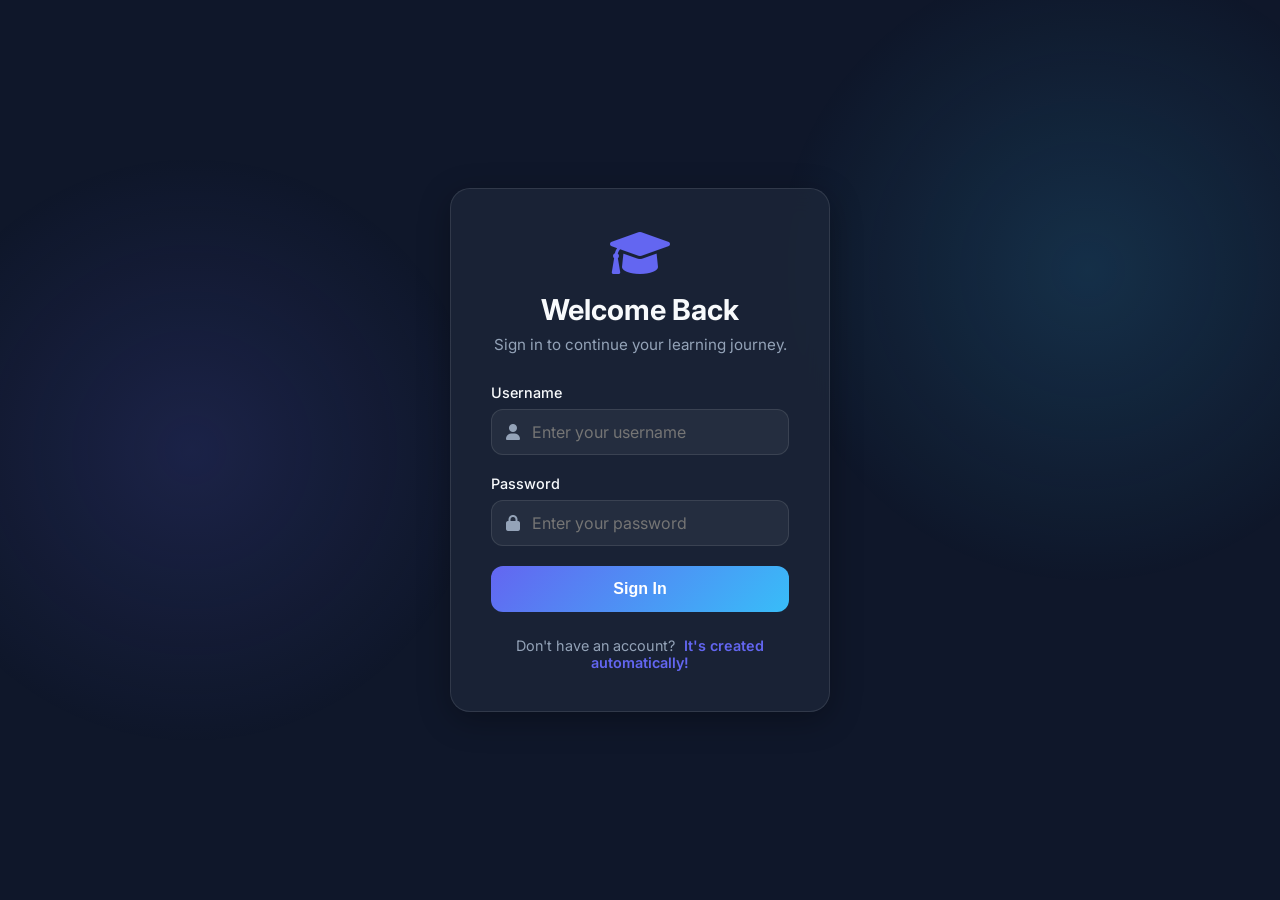
<file: index.html>
<!DOCTYPE html>
<html lang="en" data-theme="dark">
<head>
    <meta charset="UTF-8">
    <meta name="viewport" content="width=device-width, initial-scale=1.0">
    <title>Login - Study Planner</title>
    <meta name="description" content="Secure login page for your modern Daily Study Planner. Organize tasks, track your Pomodoro timer, and boost your study streaks.">
    
    <link rel="stylesheet" href="style.css">
    <link href="https://fonts.googleapis.com/css2?family=Inter:wght@300;400;500;600;700&display=swap" rel="stylesheet">
    <link href="https://cdnjs.cloudflare.com/ajax/libs/font-awesome/6.0.0/css/all.min.css" rel="stylesheet">
</head>
<body class="login-body">
    <div class="login-container">
        <div class="login-box glass-panel">
            <div class="login-header">
                <i class="fas fa-graduation-cap logo-icon"></i>
                <h2>Welcome Back</h2>
                <p>Sign in to continue your learning journey.</p>
            </div>
            <form id="loginForm">
                <div class="input-group">
                    <label for="username">Username</label>
                    <div class="input-wrapper">
                        <i class="fas fa-user"></i>
                        <input type="text" id="username" placeholder="Enter your username" required>
                    </div>
                </div>
                <div class="input-group">
                    <label for="password">Password</label>
                    <div class="input-wrapper">
                        <i class="fas fa-lock"></i>
                        <input type="password" id="password" placeholder="Enter your password" required>
                    </div>
                </div>
                <button type="submit" class="primary-btn login-btn">Sign In</button>
            </form>
            <div class="login-footer">
                <p>Don't have an account? <span>It's created automatically!</span></p>
            </div>
        </div>
    </div>
    
    <script>
        // Basic login logic
        document.getElementById('loginForm').addEventListener('submit', (e) => {
            e.preventDefault();
            const username = document.getElementById('username').value.trim();
            if (username) {
                localStorage.setItem('studyPlannerUser', username);
                window.location.href = 'dashboard.html';
            }
        });

        // Check if already logged in
        if (localStorage.getItem('studyPlannerUser')) {
            window.location.href = 'dashboard.html';
        }
    </script>
</body>
</html>
</file>
<file: style.css>
/* style.css */
:root {
    /* Light Theme Colors */
    --primary-color: #4f46e5;
    --primary-hover: #4338ca;
    --secondary-color: #0ea5e9;
    --accent-color: #f43f5e;
    
    --bg-base: #f8fafc;
    --bg-glass: rgba(255, 255, 255, 0.7);
    --border-glass: rgba(255, 255, 255, 0.4);
    
    --text-main: #0f172a;
    --text-muted: #64748b;
    --card-shadow: 0 8px 32px rgba(15, 23, 42, 0.05);
    
    --success: #10b981;
    --warning: #f59e0b;
    --danger: #ef4444;

    --font-main: 'Inter', sans-serif;
}

[data-theme="dark"] {
    /* Dark Theme Colors */
    --primary-color: #6366f1;
    --primary-hover: #818cf8;
    --secondary-color: #38bdf8;
    
    --bg-base: #0f172a;
    --bg-glass: rgba(30, 41, 59, 0.7);
    --border-glass: rgba(255, 255, 255, 0.1);
    
    --text-main: #f8fafc;
    --text-muted: #94a3b8;
    --card-shadow: 0 8px 32px rgba(0, 0, 0, 0.3);
}

* {
    margin: 0;
    padding: 0;
    box-sizing: border-box;
}

body {
    font-family: var(--font-main);
    background-color: var(--bg-base);
    color: var(--text-main);
    min-height: 100vh;
    transition: background-color 0.3s ease, color 0.3s ease;
    overflow-x: hidden;
}

/* Add an animated background gradient element */
body::before {
    content: '';
    position: fixed;
    top: 0;
    left: 0;
    width: 100vw;
    height: 100vh;
    background: radial-gradient(circle at 15% 50%, rgba(99, 102, 241, 0.15), transparent 25%),
                radial-gradient(circle at 85% 30%, rgba(56, 189, 248, 0.15), transparent 25%);
    z-index: -1;
    pointer-events: none;
}

/* Glassmorphism utility */
.glass-panel {
    background: var(--bg-glass);
    backdrop-filter: blur(12px);
    -webkit-backdrop-filter: blur(12px);
    border: 1px solid var(--border-glass);
    border-radius: 20px;
    box-shadow: var(--card-shadow);
}

/* --- Login Page --- */
.login-body {
    display: flex;
    align-items: center;
    justify-content: center;
}

.login-container {
    width: 100%;
    max-width: 420px;
    padding: 20px;
}

.login-box {
    padding: 40px;
}

.login-header {
    text-align: center;
    margin-bottom: 30px;
}

.login-header .logo-icon {
    font-size: 3rem;
    color: var(--primary-color);
    margin-bottom: 15px;
}

.login-header h2 {
    font-size: 1.8rem;
    font-weight: 700;
    margin-bottom: 8px;
}

.login-header p {
    color: var(--text-muted);
    font-size: 0.95rem;
}

.input-group {
    margin-bottom: 20px;
}

.input-group label {
    display: block;
    margin-bottom: 8px;
    font-size: 0.9rem;
    font-weight: 500;
}

.input-wrapper {
    position: relative;
}

.input-wrapper i {
    position: absolute;
    left: 15px;
    top: 50%;
    transform: translateY(-50%);
    color: var(--text-muted);
}

.input-wrapper input {
    width: 100%;
    padding: 12px 12px 12px 40px;
    background: rgba(0,0,0,0.05);
    border: 1px solid var(--border-glass);
    border-radius: 12px;
    color: var(--text-main);
    font-family: var(--font-main);
    font-size: 1rem;
    outline: none;
    transition: all 0.3s;
}

[data-theme="dark"] .input-wrapper input {
    background: rgba(255,255,255,0.05);
}

.input-wrapper input:focus {
    border-color: var(--primary-color);
    box-shadow: 0 0 0 3px rgba(99, 102, 241, 0.2);
}

.primary-btn {
    width: 100%;
    padding: 14px;
    background: linear-gradient(135deg, var(--primary-color), var(--secondary-color));
    color: white;
    border: none;
    border-radius: 12px;
    font-size: 1rem;
    font-weight: 600;
    cursor: pointer;
    transition: transform 0.2s, box-shadow 0.2s;
}

.primary-btn:hover {
    transform: translateY(-2px);
    box-shadow: 0 10px 20px rgba(99, 102, 241, 0.3);
}

.login-footer {
    text-align: center;
    margin-top: 25px;
    font-size: 0.9rem;
    color: var(--text-muted);
}

.login-footer span {
    color: var(--primary-color);
    font-weight: 600;
    margin-left: 5px;
}

/* --- Dashboard Layout --- */
.dashboard-wrapper {
    display: flex;
    min-height: 100vh;
}

.sidebar {
    width: 250px;
    position: fixed;
    top: 20px;
    left: 20px;
    bottom: 20px;
    display: flex;
    flex-direction: column;
    padding: 30px 20px;
    z-index: 100;
}

.sidebar .logo {
    display: flex;
    align-items: center;
    gap: 12px;
    font-size: 1.5rem;
    font-weight: 700;
    color: var(--primary-color);
    margin-bottom: 40px;
}

.nav-links {
    list-style: none;
    flex-grow: 1;
}

.nav-links li {
    margin-bottom: 10px;
}

.nav-links a {
    display: flex;
    align-items: center;
    gap: 15px;
    text-decoration: none;
    color: var(--text-muted);
    padding: 12px 15px;
    border-radius: 12px;
    font-weight: 500;
    transition: all 0.3s;
}

.nav-links a:hover, .nav-links li.active a {
    background: rgba(99, 102, 241, 0.1);
    color: var(--primary-color);
}

.nav-links a i {
    font-size: 1.2rem;
}

.nav-bottom {
    display: flex;
    flex-direction: column;
    gap: 10px;
}

.nav-bottom button {
    display: flex;
    align-items: center;
    gap: 12px;
    background: transparent;
    border: none;
    color: var(--text-muted);
    font-family: inherit;
    font-size: 1rem;
    font-weight: 500;
    padding: 12px 15px;
    border-radius: 12px;
    cursor: pointer;
    transition: all 0.3s;
    text-align: left;
}

.nav-bottom button:hover {
    background: rgba(255, 255, 255, 0.1);
    color: var(--text-main);
}

[data-theme="light"] .nav-bottom button:hover {
    background: rgba(0, 0, 0, 0.05);
}

.logout-btn:hover {
    color: var(--danger) !important;
}

.main-content {
    flex-grow: 1;
    margin-left: 290px;
    padding: 30px 40px 30px 10px;
}

/* Header */
.top-header {
    display: flex;
    justify-content: space-between;
    align-items: flex-start;
    margin-bottom: 40px;
    flex-wrap: wrap;
    gap: 20px;
}

.welcome-text h1 {
    font-size: 2.2rem;
    margin-bottom: 5px;
}

.welcome-text p {
    color: var(--text-muted);
    font-size: 1.1rem;
}

.quote-card {
    padding: 15px 20px;
    max-width: 400px;
    display: flex;
    gap: 15px;
    align-items: center;
}

.quote-card i {
    font-size: 1.5rem;
    color: var(--secondary-color);
}

.quote-card p {
    font-size: 0.95rem;
    font-style: italic;
    line-height: 1.4;
}

/* Grid Layout */
.dashboard-grid {
    display: grid;
    grid-template-columns: 1fr 1.5fr;
    gap: 30px;
}

/* Stats */
.stats-container {
    display: grid;
    grid-template-columns: 1fr 1fr;
    gap: 20px;
    margin-bottom: 30px;
}

.stat-card {
    padding: 25px 20px;
    text-align: center;
    display: flex;
    flex-direction: column;
    align-items: center;
}

.stat-card h3 {
    font-size: 1.1rem;
    font-weight: 600;
    margin-bottom: 20px;
    color: var(--text-muted);
}

.progress-circle {
    width: 100px;
    height: 100px;
    border-radius: 50%;
    background: conic-gradient(var(--primary-color) 0%, rgba(99, 102, 241, 0.1) 0%);
    display: flex;
    align-items: center;
    justify-content: center;
    margin-bottom: 15px;
    position: relative;
    transition: background 0.5s ease;
}

.progress-circle::after {
    content: '';
    position: absolute;
    width: 80px;
    height: 80px;
    background: var(--bg-base);
    border-radius: 50%;
    transition: background-color 0.3s ease;
}

.progress-circle span {
    position: relative;
    z-index: 1;
    font-size: 1.5rem;
    font-weight: 700;
}

.streak-display {
    display: flex;
    align-items: center;
    justify-content: center;
    gap: 10px;
    margin: 15px 0;
}

.streak-icon {
    font-size: 2.5rem;
    color: var(--warning);
    filter: drop-shadow(0 0 10px rgba(245, 158, 11, 0.4));
}

.streak-count {
    font-size: 1.8rem;
    font-weight: 700;
}

.stat-subtitle {
    color: var(--text-muted);
    font-size: 0.9rem;
}

/* Pomodoro */
.pomodoro-card {
    padding: 30px;
    text-align: center;
}

.pomodoro-header {
    display: flex;
    justify-content: space-between;
    align-items: center;
    margin-bottom: 30px;
}

.pomodoro-modes {
    display: flex;
    background: rgba(0,0,0,0.1);
    border-radius: 10px;
    padding: 5px;
}

[data-theme="dark"] .pomodoro-modes {
    background: rgba(255,255,255,0.05);
}

.mode-btn {
    background: transparent;
    border: none;
    color: var(--text-muted);
    padding: 8px 15px;
    border-radius: 8px;
    cursor: pointer;
    font-weight: 600;
    transition: all 0.3s;
}

.mode-btn.active {
    background: var(--primary-color);
    color: white;
}

.timer-display {
    font-size: 5rem;
    font-weight: 700;
    font-variant-numeric: tabular-nums;
    margin-bottom: 30px;
    color: var(--text-main);
    text-shadow: 0 0 20px rgba(99, 102, 241, 0.2);
}

.timer-controls {
    display: flex;
    gap: 15px;
    justify-content: center;
}

.timer-btn {
    padding: 12px 25px;
    border-radius: 12px;
    border: none;
    font-weight: 600;
    font-size: 1rem;
    cursor: pointer;
    display: flex;
    align-items: center;
    gap: 8px;
    transition: all 0.3s;
}

.timer-btn.primary {
    background: var(--primary-color);
    color: white;
}

.timer-btn.primary:hover {
    background: var(--primary-hover);
    transform: translateY(-2px);
}

.timer-btn.secondary {
    background: rgba(255,255,255,0.1);
    color: var(--text-main);
    border: 1px solid var(--border-glass);
}
[data-theme="light"] .timer-btn.secondary {
    background: rgba(0,0,0,0.05);
}

.timer-btn:disabled {
    opacity: 0.5;
    cursor: not-allowed;
    transform: none;
}

/* Tasks Container */
.tasks-container {
    padding: 30px;
    height: 100%;
}

.tasks-header {
    display: flex;
    justify-content: space-between;
    align-items: center;
    margin-bottom: 25px;
}

.tasks-header h3 {
    font-size: 1.5rem;
}

.add-task-btn {
    background: rgba(99, 102, 241, 0.1);
    color: var(--primary-color);
    border: 1px solid rgba(99, 102, 241, 0.3);
    padding: 10px 18px;
    border-radius: 10px;
    font-weight: 600;
    cursor: pointer;
    display: flex;
    align-items: center;
    gap: 8px;
    transition: all 0.3s;
}

.add-task-btn:hover {
    background: var(--primary-color);
    color: white;
}

/* Task Form */
.task-form-container {
    background: rgba(0,0,0,0.02);
    border: 1px dashed var(--border-glass);
    padding: 20px;
    border-radius: 15px;
    margin-bottom: 25px;
    transition: max-height 0.3s ease;
    overflow: hidden;
}

[data-theme="dark"] .task-form-container {
    background: rgba(255,255,255,0.02);
}

.task-form-container.hidden {
    display: none;
}

.form-group {
    margin-bottom: 15px;
}

.form-row {
    display: grid;
    grid-template-columns: 1fr 1fr;
    gap: 15px;
}

.form-group label {
    display: block;
    margin-bottom: 5px;
    font-size: 0.9rem;
    color: var(--text-muted);
}

.form-group input {
    width: 100%;
    padding: 10px 15px;
    border-radius: 8px;
    border: 1px solid var(--border-glass);
    background: transparent;
    color: var(--text-main);
    font-family: inherit;
    outline: none;
}
[data-theme="light"] .form-group input {
    background: white;
}

.form-group input:focus {
    border-color: var(--primary-color);
}

::-webkit-calendar-picker-indicator {
    filter: invert(0.5);
}
[data-theme="dark"] ::-webkit-calendar-picker-indicator {
    filter: invert(1);
}

.form-actions {
    display: flex;
    gap: 10px;
    justify-content: flex-end;
    margin-top: 20px;
}

.save-btn, .cancel-btn {
    padding: 10px 20px;
    border-radius: 8px;
    font-weight: 600;
    cursor: pointer;
    border: none;
}

.save-btn {
    background: var(--primary-color);
    color: white;
}

.cancel-btn {
    background: transparent;
    color: var(--text-main);
    border: 1px solid var(--border-glass);
}

/* Task List */
.task-list-section {
    margin-bottom: 30px;
}

.task-list-section h4 {
    color: var(--text-muted);
    margin-bottom: 15px;
    font-size: 1.1rem;
    font-weight: 500;
    border-bottom: 1px solid var(--border-glass);
    padding-bottom: 8px;
}

.task-list {
    list-style: none;
}

.task-item {
    display: flex;
    align-items: center;
    padding: 15px;
    background: rgba(255,255,255,0.03);
    border: 1px solid var(--border-glass);
    border-radius: 12px;
    margin-bottom: 10px;
    transition: all 0.3s;
}

[data-theme="light"] .task-item {
    background: rgba(0,0,0,0.02);
}

.task-item:hover {
    transform: translateX(5px);
    border-color: var(--primary-color);
    box-shadow: 0 4px 12px rgba(0,0,0,0.05);
}

.task-item.completed .task-info h5 {
    text-decoration: line-through;
    color: var(--text-muted);
}

.task-checkbox {
    width: 22px;
    height: 22px;
    border-radius: 6px;
    border: 2px solid var(--text-muted);
    margin-right: 15px;
    cursor: pointer;
    display: flex;
    align-items: center;
    justify-content: center;
    color: transparent;
    transition: all 0.2s;
}

.task-item.completed .task-checkbox {
    background: var(--success);
    border-color: var(--success);
    color: white;
}

.task-info {
    flex-grow: 1;
}

.task-info h5 {
    font-size: 1.05rem;
    margin-bottom: 4px;
}

.task-time-badge {
    display: inline-block;
    font-size: 0.8rem;
    padding: 3px 8px;
    border-radius: 4px;
    background: rgba(14, 165, 233, 0.1);
    color: var(--secondary-color);
}

.task-actions {
    display: flex;
    gap: 10px;
    opacity: 0.6;
    transition: opacity 0.3s;
}

.task-item:hover .task-actions {
    opacity: 1;
}

.task-actions button {
    background: transparent;
    border: none;
    color: var(--text-muted);
    cursor: pointer;
    font-size: 1rem;
    transition: color 0.2s;
}

.task-actions .edit-btn:hover { color: var(--primary-color); }
.task-actions .delete-btn:hover { color: var(--danger); }

/* Notifications Banner */
.notification-banner {
    position: fixed;
    bottom: 20px;
    right: 20px;
    padding: 15px 25px;
    display: flex;
    align-items: center;
    gap: 15px;
    z-index: 1000;
    animation: slideUp 0.5s ease-out;
}

.notification-banner.hidden {
    display: none;
}

@keyframes slideUp {
    from { transform: translateY(100px); opacity: 0; }
    to { transform: translateY(0); opacity: 1; }
}

#enableNotifications {
    background: var(--primary-color);
    color: white;
    border: none;
    padding: 8px 15px;
    border-radius: 6px;
    cursor: pointer;
    font-weight: 600;
}

.close-banner {
    background: transparent;
    border: none;
    color: var(--text-muted);
    cursor: pointer;
    font-size: 1.2rem;
}

/* Responsive */
@media (max-width: 1024px) {
    .dashboard-grid {
        grid-template-columns: 1fr;
    }
}

@media (max-width: 768px) {
    .sidebar {
        width: 100%;
        position: static;
        flex-direction: row;
        padding: 15px;
        margin-bottom: 20px;
        align-items: center;
        justify-content: space-between;
        border-radius: 0;
        border-left: none;
        border-right: none;
        border-top: none;
    }
    
    .sidebar .logo {
        margin-bottom: 0;
    }
    
    .nav-links {
        display: none;
    }
    
    .nav-bottom {
        flex-direction: row;
    }
    
    .nav-bottom span {
        display: none; 
    }
    
    .main-content {
        margin-left: 0;
        padding: 15px;
    }

    .stats-container {
        grid-template-columns: 1fr;
    }

    .form-row {
        grid-template-columns: 1fr;
    }
}
</file>
